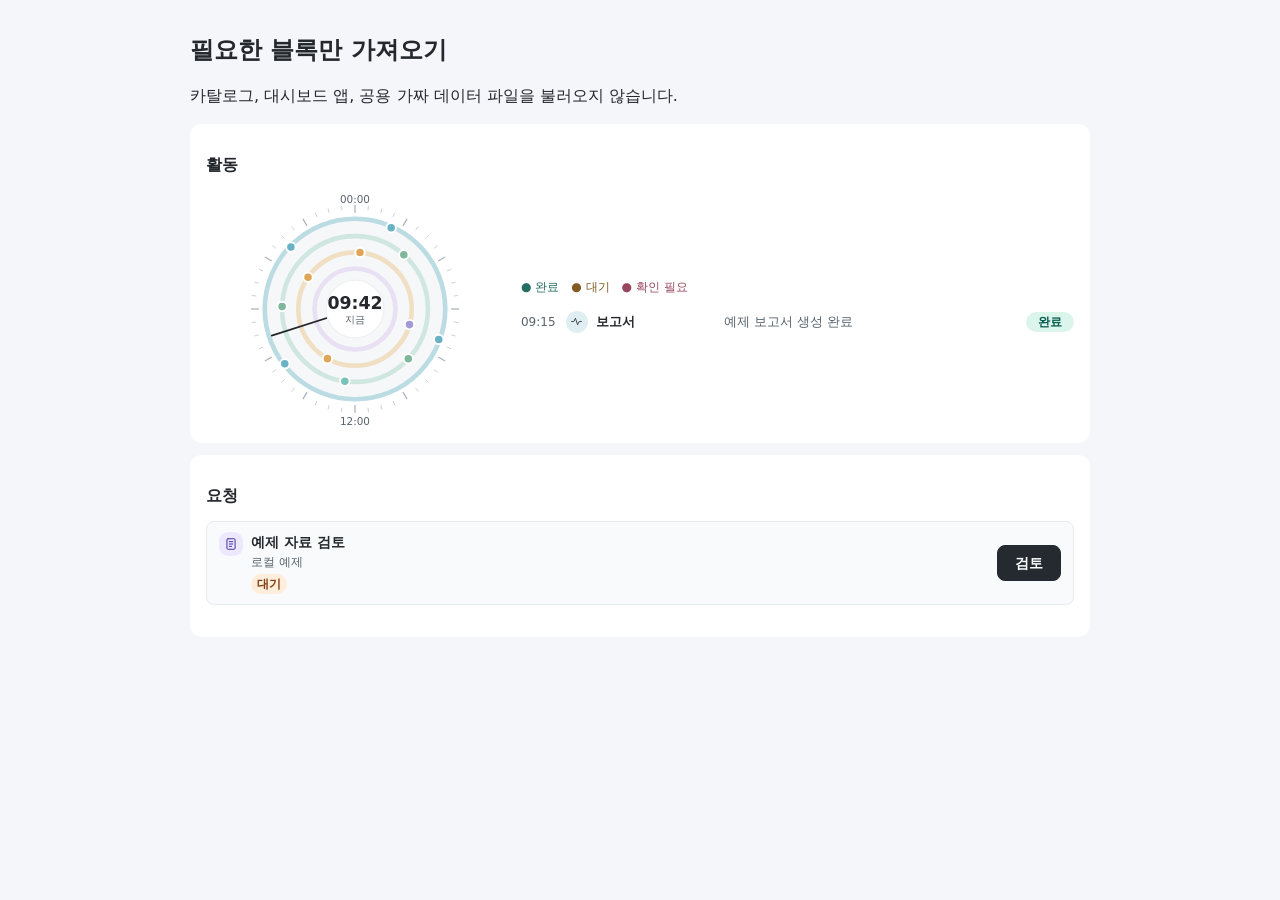
<file: examples/blocks-starter.html>
<!doctype html>
<html lang="ko">
<meta charset="utf-8">
<meta name="viewport" content="width=device-width,initial-scale=1">
<title>Admin UI Kit · 독립 블록 예제</title>
<link rel="stylesheet" href="../src/tokens.css">
<link rel="stylesheet" href="../src/components.css">
<link rel="stylesheet" href="../src/reference-blocks.css">
<style>
 body{margin:0;background:var(--ak-bg)}
 main{width:min(100% - 32px,900px);margin:32px auto}
 h1{font-size:24px} h2{font-size:16px}
 section{margin-top:12px}
</style>
<main class="ak rb-page">
 <h1>필요한 블록만 가져오기</h1>
 <p>카탈로그, 대시보드 앱, 공용 가짜 데이터 파일을 불러오지 않습니다.</p>
 <section class="rb-panel"><h2>활동</h2><div id="events"></div></section>
 <section class="rb-panel"><h2>요청</h2><div id="requests"></div><p id="status" role="status"></p></section>
</main>
<script src="../src/components.js"></script>
<script src="../src/reference-blocks.js"></script>
<script>
 document.querySelector('#events').innerHTML=AdminReference.activity({
   rows:[{time:'09:15',group:'보고서',name:'예제 보고서 생성 완료',status:'완료',tone:'good'}],
   emptyState:AdminKit.empty({title:'활동 없음'})
 });
 const requests=document.querySelector('#requests');
 requests.innerHTML=AdminReference.requestList({
   rows:[{id:'demo-1',name:'예제 자료 검토',detail:'로컬 예제',status:'대기',tone:'warn'}]
 });
 requests.addEventListener('click',event=>{
   const action=event.target.closest('button')?.dataset.akAction;
   if(action==='review:demo-1')document.querySelector('#status').textContent='호스트에서 검토 이벤트를 받았습니다. 실제 저장은 하지 않습니다.';
 });
</script>
</html>
</file>
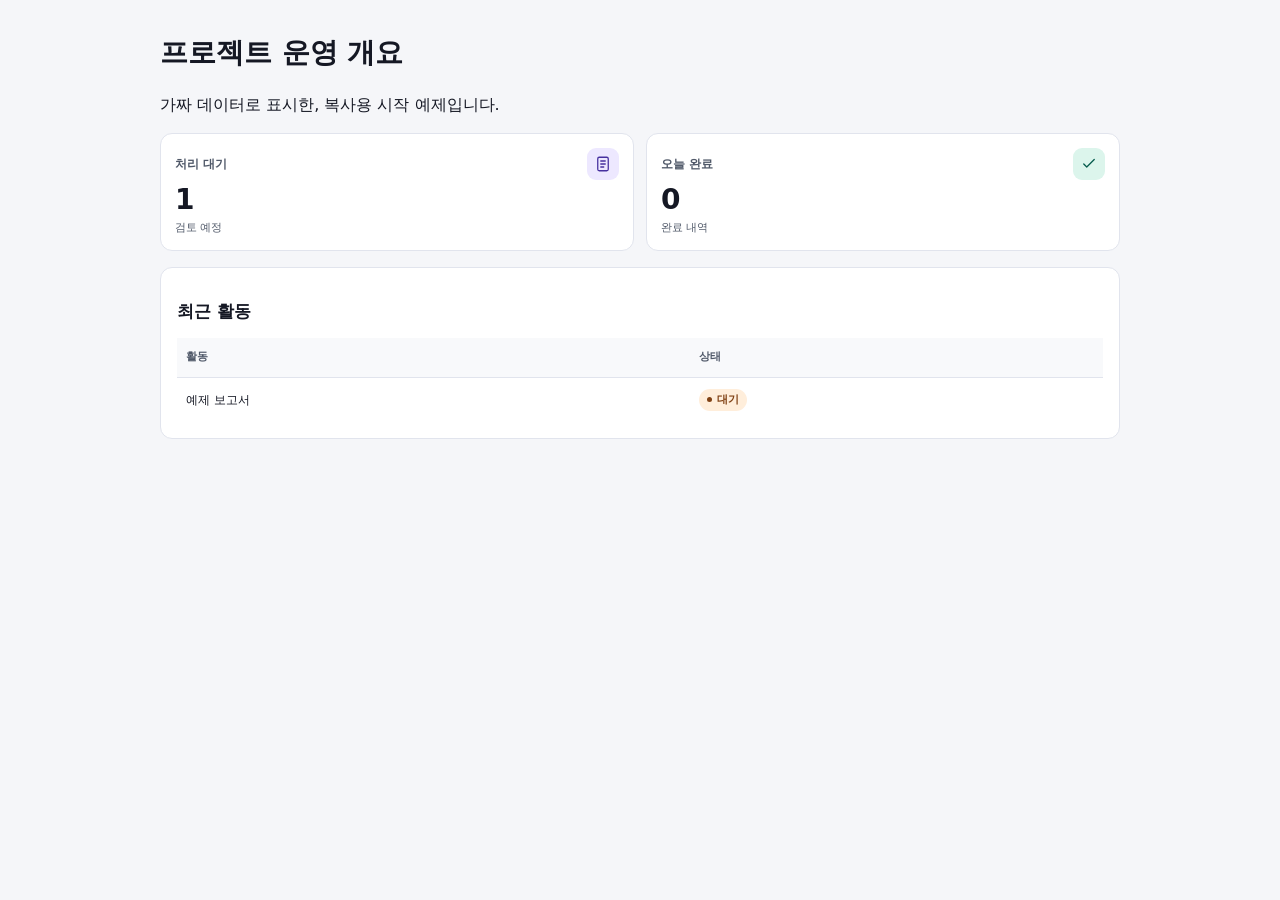
<file: examples/starter.html>
<!doctype html>
<html lang="ko">
<meta charset="utf-8">
<meta name="viewport" content="width=device-width,initial-scale=1">
<title>Admin UI Kit · 프로젝트 시작 예제</title>
<link rel="stylesheet" href="../src/tokens.css">
<link rel="stylesheet" href="../src/components.css">
<style>
  body{margin:0;background:var(--ak-bg)}
  main{width:min(100% - 32px,960px);margin:32px auto}
  h1{font-size:28px} h2{font-size:17px}
  #stats{display:grid;grid-template-columns:repeat(auto-fit,minmax(min(100%,175px),1fr));gap:12px}
  section{margin-top:16px;padding:16px}
</style>
<body>
<main class="ak">
  <h1>프로젝트 운영 개요</h1>
  <p>가짜 데이터로 표시한, 복사용 시작 예제입니다.</p>
  <div id="stats" aria-label="요약"></div>
  <section class="ak-card"><h2>최근 활동</h2><div id="events"></div></section>
</main>
<script src="../src/components.js"></script>
<script>
  const {stat,table}=AdminKit;
  document.getElementById('stats').innerHTML=[
    {label:'처리 대기',value:1,detail:'검토 예정',symbol:'queue'},
    {label:'오늘 완료',value:0,detail:'완료 내역',symbol:'check',tone:'good'}
  ].map(stat).join('');
  document.getElementById('events').innerHTML=table({
    columns:[{key:'name',label:'활동'},{key:'status',label:'상태',kind:'badge'}],
    rows:[{name:'예제 보고서',status:'대기',tone:'warn'}]
  });
</script>
</body>
</html>
</file>
<file: src/tokens.css>
/* Adopt these tokens on a wrapper to avoid touching host-app defaults. */
:where(.ak, :root) {
  --ak-bg:#f5f6f9; --ak-surface:#fff; --ak-text:#151824; --ak-muted:#505969;
  --ak-border:#e1e4ed; --ak-primary:#4934af; --ak-accent:#ede8ff; --ak-accent-text:#47319f;
  --ak-good:#075c4d; --ak-good-bg:#dcf5ec; --ak-warn:#804114; --ak-warn-bg:#ffeedb;
  --ak-bad:#a1293a; --ak-bad-bg:#fae4e8; --ak-focus:#6343cf;
  --ak-s1:4px; --ak-s2:8px; --ak-s3:12px; --ak-s4:16px; --ak-s6:24px; --ak-s8:32px;
  --ak-radius:12px; --ak-shell:190px; --ak-content:1200px;
  --ak-font:system-ui,-apple-system,"Segoe UI","Malgun Gothic",sans-serif;
}
</file>
<file: src/components.css>
/* Portable component styles. Include after tokens.css and wrap content with .ak. */
.ak {font-family:var(--ak-font);color:var(--ak-text);line-height:1.5}
.ak * {box-sizing:border-box}
.ak :is(a,button,input,select,summary,[tabindex]):focus-visible {outline:2px solid var(--ak-focus);outline-offset:3px}
.ak .sr-only {position:absolute;width:1px;height:1px;margin:-1px;overflow:hidden;clip-path:inset(50%);white-space:nowrap}
.ak-icon {width:18px;height:18px;flex:none;vertical-align:middle}
.ak-card {background:var(--ak-surface);border:1px solid var(--ak-border);border-radius:var(--ak-radius);min-width:0}
.ak-button {display:inline-flex;align-items:center;justify-content:center;gap:8px;min-height:38px;padding:6px 12px;border:1px solid var(--ak-border);border-radius:8px;background:#fff;color:var(--ak-text);font:inherit;font-size:13px;font-weight:700;text-decoration:none;cursor:pointer;white-space:nowrap}
.ak-button:hover:not(:disabled) {background:#f4f1ff;border-color:#c6bbe9}
.ak-button:disabled {cursor:not-allowed;opacity:.55}
.ak-button--primary {background:var(--ak-primary);border-color:var(--ak-primary);color:#fff}
.ak-button--primary:hover:not(:disabled) {background:#382688;color:#fff}
.ak-badge {display:inline-flex;align-items:center;gap:5px;padding:3px 8px;border-radius:999px;white-space:nowrap;font-size:11px;font-weight:750;background:#eef1f5;color:#424c5c}
.ak-badge>span {width:5px;height:5px;background:currentColor;border-radius:50%}
.ak-badge--good,.ak-glyph--good {background:var(--ak-good-bg);color:var(--ak-good)}
.ak-badge--warn,.ak-glyph--warn {background:var(--ak-warn-bg);color:var(--ak-warn)}
.ak-badge--bad,.ak-glyph--bad {background:var(--ak-bad-bg);color:var(--ak-bad)}
.ak-badge--accent,.ak-glyph--accent {background:var(--ak-accent);color:var(--ak-accent-text)}
.ak-glyph {display:inline-grid;place-items:center;width:32px;height:32px;flex:none;border-radius:9px}
.ak-stat {display:flex;flex-direction:column;padding:14px;min-height:114px}
.ak-stat-head {display:flex;justify-content:space-between;gap:8px;align-items:center;color:var(--ak-muted);font-size:12px;font-weight:700}
.ak-stat strong {font-size:28px;letter-spacing:-.06em;line-height:1.15;margin-top:4px;font-variant-numeric:tabular-nums}
.ak-stat small,.ak-connection small {color:var(--ak-muted);font-size:11px;margin-top:4px;display:block}
.ak-empty {display:grid;justify-items:center;align-content:center;gap:6px;text-align:center;min-height:164px;padding:16px}
.ak-empty strong {font-size:14px}
.ak-empty p {font-size:12px;color:var(--ak-muted);margin:0}
.ak-skeleton {display:grid;gap:12px;padding:12px 0}
.ak-skeleton>span:not(.sr-only) {height:11px;border-radius:6px;background:linear-gradient(100deg,#eceef5 10%,#f8f8fc 45%,#eceef5 80%);background-size:220% 100%;animation:ak-shimmer 1.8s infinite}
.ak-skeleton>span:nth-child(even) {width:84%}
@keyframes ak-shimmer {to{background-position:-220% 0}}
@media(prefers-reduced-motion:reduce){.ak-skeleton>span:not(.sr-only){animation:none}}
.ak-table-scroll {max-width:100%;overflow:auto}
.ak-table {width:100%;border-collapse:collapse;text-align:left;font-size:12px}
.ak-table :is(th,td) {white-space:nowrap;padding:11px 9px;border-bottom:1px solid var(--ak-border)}
.ak-table th {font-size:11px;color:var(--ak-muted);background:#f8f9fb}
.ak-table tr:last-child td {border-bottom:0}
.ak-connection {display:flex;gap:12px;align-items:center;background:#fffdf8;border:1px solid #e2cca9;border-radius:10px;padding:10px 12px;font-size:13px}
.ak-connection.is-good {background:#f4fcf9;border-color:#bcdfd3}
.ak-connection div {flex:1;min-width:0}
.ak-queue {list-style:none;padding:0;margin:0}
.ak-queue li {display:flex;align-items:center;justify-content:space-between;gap:9px;padding:11px 0;border-top:1px solid var(--ak-border)}
.ak-queue li:first-child{border-top:0}
.ak-queue li>div:first-child{display:grid;gap:2px}
.ak-queue li>div:first-child>span,.ak-queue small {color:var(--ak-muted);font-size:11px}
.ak-queue strong {font-size:12px}
.ak-queue li>div:last-child{display:grid;justify-items:end;gap:4px}
.ak-side{display:flex;flex-direction:column;gap:8px;padding:14px 10px;background:#fbfbfe;border-right:1px solid var(--ak-border);border-radius:var(--ak-radius) 0 0 var(--ak-radius);min-width:0}
.ak-side nav{display:grid;gap:4px}
.ak-side-brand,.ak-side a{display:flex;align-items:center;gap:8px;padding:8px;font-weight:750;font-size:12px;border-radius:8px;text-decoration:none;color:var(--ak-text)}
.ak-side-brand{color:var(--ak-primary)}
.ak-side a[aria-current]{background:#1b1a29;color:#fff}
.ak-side a:hover:not([aria-current]){background:#eeeaf8}
.ak-side>small{margin:auto 8px 0;padding-top:12px;color:var(--ak-muted)}
.ak-page-head{display:flex;justify-content:space-between;align-items:flex-start;gap:10px;width:100%}
.ak-page-head h2{font-size:clamp(18px,3vw,25px);letter-spacing:-.04em;margin:2px 0}
.ak-page-head :is(small,p){color:var(--ak-muted);font-size:12px;margin:0}
.ak-page-ops{display:flex;gap:6px;align-items:center;flex-wrap:wrap;justify-content:flex-end}
.ak-control{min-height:38px;padding:6px 9px;background:#fff;color:var(--ak-text);border:1px solid var(--ak-border);border-radius:8px;font:inherit;font-size:13px;max-width:100%}
.ak-search{position:relative;display:flex;align-items:center;min-width:110px;flex:1}
.ak-search .ak-icon{position:absolute;left:9px;width:14px;color:var(--ak-muted);pointer-events:none}
.ak-search input{width:100%;padding-left:30px}
.ak-timeline,.ak-upcoming{padding:0;margin:0;list-style:none;width:100%}
.ak-timeline li,.ak-upcoming li{padding:8px 0;display:flex;align-items:center;gap:8px;border-bottom:1px solid var(--ak-border)}
.ak-timeline li:last-child,.ak-upcoming li:last-child{border-bottom:none}
.ak-timeline strong,.ak-upcoming strong{font-size:13px}
.ak-timeline small,.ak-upcoming small{display:block;color:var(--ak-muted);font-size:11px}
.ak-timeline-dot{width:8px;height:8px;flex:none;background:var(--ak-primary);border-radius:50%}
.ak-row-meta{margin-left:auto;color:var(--ak-muted);font-size:11px;white-space:nowrap}
.ak-progress,.ak-chart{width:100%;margin:0;font-size:12px}
.ak-progress>div{display:flex;justify-content:space-between;gap:6px}
.ak-progress progress{width:100%;height:12px;accent-color:var(--ak-primary)}
.ak-progress small,.ak-chart p{color:var(--ak-muted);font-size:11px;margin:4px 0 0}
.ak-chart figcaption{font-weight:740}
.ak-chart-bars{display:flex;height:44px;align-items:end;gap:4px;border-bottom:1px solid var(--ak-border)}
.ak-chart-bars i{flex:1;height:var(--bar-height);min-width:0;border-radius:3px 3px 0 0;background:#8b75d4}
.ak-button--danger{background:#a1293a;border-color:#a1293a;color:#fff}
.ak-button--danger:hover:not(:disabled){background:#85202f;color:#fff}
.ak-field{display:grid;gap:4px;max-width:100%;font-size:12px;font-weight:740}
.ak-field--inline{display:flex;align-items:center;gap:7px}
.ak-field-error{color:var(--ak-bad)}
.ak-field input[aria-invalid=true]{border-color:var(--ak-bad)}
.ak-check,.ak-page-nav,.ak-link-tabs{display:flex;align-items:center;gap:8px;font-size:13px;flex-wrap:wrap}
.ak-check input{accent-color:var(--ak-primary);min-height:0}
.ak-link-tabs a{padding:7px 9px;text-decoration:none;color:var(--ak-muted);border-bottom:2px solid transparent}
.ak-link-tabs a[aria-current]{color:var(--ak-primary);border-color:var(--ak-primary);font-weight:750}
.ak-notice{width:100%;display:flex;gap:9px;padding:10px;border-radius:8px;background:var(--ak-warn-bg);color:var(--ak-warn);font-size:12px}
.ak-notice p{margin:3px 0 0}
.ak-notice--accent{background:var(--ak-accent);color:var(--ak-accent-text)}
.ak-notice--good{background:var(--ak-good-bg);color:var(--ak-good)}
.ak-notice--bad{background:var(--ak-bad-bg);color:var(--ak-bad)}
.ak-dialog{max-width:min(430px,calc(100% - 32px));font:inherit;color:var(--ak-text);border:1px solid var(--ak-border);border-radius:var(--ak-radius);padding:18px}
.ak-dialog::backdrop{background:#15182475}
.ak-dialog>div{display:flex;justify-content:end;gap:8px;flex-wrap:wrap;margin-top:14px}
</file>
<file: src/reference-blocks.css>
/* Scoped visual treatment for the reel-inspired operating screens. */
main.wide-preview{--ak-content:1340px;padding-block:14px 26px}
.rb-page{--rb-ink:#202226;--rb-muted:#555d65;--rb-surface:#fff;--rb-line:#e8ebed;--rb-canvas:#eff1f2;--rb-rail:64px;--rb-gap:9px;--ak-text:var(--rb-ink);--ak-muted:var(--rb-muted);--ak-border:var(--rb-line);--ak-primary:#22252a;--ak-focus:#375b91}
.rb-toolbar,.rb-toolbar>div,.rb-head,.rb-actions{display:flex;align-items:center;gap:9px}
.rb-toolbar{justify-content:space-between;flex-wrap:wrap;margin-bottom:10px}
.rb-context{color:var(--rb-muted);font-size:11px;font-weight:760}
.rb-toolbar .ak-link-tabs{gap:4px}
.rb-toolbar .ak-link-tabs a{padding:5px 8px;font-size:12px}
.rb-toolbar .ak-control{min-height:30px;padding:3px 7px;font-size:12px}
.rb-shell{display:grid;grid-template-columns:var(--rb-rail) minmax(0,1fr);border:1px solid #e0e4e6;border-radius:15px;background:var(--rb-canvas);overflow:hidden;box-shadow:0 7px 20px #2433410c}
.rb-rail{display:flex;align-items:center;flex-direction:column;gap:13px;padding:13px 4px;background:#fff;border-right:1px solid #e8ebed}
.rb-rail>div{display:grid;gap:10px;width:100%}
.rb-rail a{text-decoration:none;color:var(--rb-muted)}
.rb-rail>div a{display:grid;text-align:center;justify-items:center;gap:3px}
.rb-rail>div a>span{display:grid;place-items:center;width:31px;height:24px;border-radius:12px}
.rb-rail>div a:hover>span{background:#e9edf0}
.rb-rail>div a[aria-current]>span,.rb-rail .rb-logo{background:#23252b;color:#fff}
.rb-rail>div a[aria-current]>small{font-weight:800;color:#24262d}
.rb-rail .ak-icon{width:14px;height:14px}
.rb-logo{display:grid;place-items:center;width:29px;height:29px;border-radius:9px}
.rb-rail small{font-size:10px}
.rb-rail-end{margin-top:auto;display:grid;place-items:center;border-radius:50%;width:25px;height:25px;background:#dcece8;color:#275d54;font-size:10px;font-weight:800}
.rb-body{padding:12px;display:grid;gap:var(--rb-gap);min-width:0;align-content:start}
.rb-head{justify-content:space-between;align-items:flex-start;min-width:0;gap:12px;padding:2px 1px}
.rb-head h1{font-size:clamp(20px,2vw,26px);letter-spacing:-.055em;margin:0;color:var(--rb-ink)}
.rb-head p{font-size:11px;color:var(--rb-muted);margin-top:4px}
.rb-head p>span{color:#536870}
.rb-actions{flex-wrap:wrap;justify-content:flex-end}
.rb-actions .ak-search input{min-height:31px;font-size:11px;min-width:130px;width:min(20vw,240px)}
.rb-head-action{min-height:31px;background:#25272d;color:#fff;border-color:#25272d;padding:3px 10px;font-size:11px}
.rb-head-action:hover:not(:disabled){background:#3a3e46;color:#fff}
.rb-head-action .ak-icon{width:13px;height:13px}
.rb-metrics,.rb-middle,.rb-bottom,.rb-stack{display:grid;gap:var(--rb-gap);min-width:0}
.rb-metrics{grid-template-columns:repeat(4,minmax(0,1fr))}
.rb-middle{grid-template-columns:minmax(0,2.15fr) minmax(0,1fr)}
.rb-bottom{grid-template-columns:repeat(3,minmax(0,1fr))}
.rb-metric,.rb-panel{background:var(--rb-surface);border:1px solid #f7f8f8;border-radius:12px;min-width:0;padding:11px}
.rb-metric{min-height:88px;padding:9px 10px}
.rb-metric-top,.rb-metric-value,.rb-section-head{display:flex;align-items:center;gap:7px}
.rb-metric-top{font-size:11px;font-weight:720;color:#424950}
.rb-metric .ak-glyph{width:21px;height:21px;border-radius:5px}
.rb-metric .ak-icon{width:12px;height:12px}
.rb-metric-value{justify-content:space-between;align-items:flex-end;margin-top:3px}
.rb-metric-value strong,.rb-impact>strong{display:block;font-size:23px;line-height:1.07;letter-spacing:-.045em;font-variant-numeric:tabular-nums}
.rb-metric-value small,.rb-impact>small{display:block;color:var(--rb-muted);font-size:10px;margin-top:3px}
.rb-spark{width:min(49%,92px);height:29px;display:flex;gap:3px;align-items:flex-end}
.rb-spark i{flex:1;min-width:0;height:calc(var(--n)*2px);background:#31343a;border-radius:2px}
.rb-spark--0 i:nth-child(3n){background:#dda74a}
.rb-spark--1{display:grid;height:22px;gap:2px}
.rb-spark--1 i{width:calc(var(--n)*9%);height:3px;background:#d5a046}
.rb-spark--2{align-items:center;gap:2px}
.rb-spark--2 i{height:5px;background:#db8992}
.rb-spark--2 i:nth-child(2){background:#e6ad57}.rb-spark--2 i:nth-child(3){background:#b0a5cc}
.rb-spark--3 i{background:#9dcbc4}
.rb-section-head{justify-content:space-between;align-items:flex-start;margin-bottom:7px}
.rb-section-head h3{font-size:14px;line-height:1.2;margin:0}
.rb-section-head p{font-size:10px;color:var(--rb-muted);margin:3px 0 0}
.rb-section-head>small{font-size:10px;font-weight:700;background:#f0f2f3;padding:3px 6px;border-radius:6px;white-space:nowrap}
.rb-view-tools{display:flex;justify-content:flex-end}
.rb-view-tools label{font-size:10px;color:var(--rb-muted)}
.rb-view-tools .ak-control{min-height:25px;font-size:10px;padding:2px 5px}
.rb-activity{display:grid;grid-template-columns:minmax(116px,1fr) minmax(0,1.75fr);gap:11px;align-items:center;min-height:185px}
.rb-orbit{margin:0;display:grid;place-items:center}
.rb-orbit svg{width:100%;max-width:200px;height:auto}
.rb-legend{display:flex;gap:8px;flex-wrap:wrap;font-size:9px;color:var(--rb-muted);margin-bottom:2px}
.rb-legend span:first-child{color:#246d62}.rb-legend span:nth-child(2){color:#825b23}.rb-legend span:nth-child(3){color:#96475d}
.rb-event-list ul{padding:0;margin:0;list-style:none}
.rb-event-list li{display:grid;grid-template-columns:32px 9px minmax(0,1fr) auto;align-items:center;gap:5px;line-height:1.35;padding:7px 0;border-bottom:1px solid #f0f2f3;font-size:11px}
.rb-event-list li:last-child{border-bottom:0}
.rb-event-list time{color:var(--rb-muted);font-size:10px}
.rb-event-list i{width:8px;height:8px;border-radius:100%;background:var(--event)}
.rb-page .ak-badge{font-size:9px;padding:2px 6px}
.rb-panel .ak-queue li{padding:7px 7px;border:1px solid #edf0f0;border-radius:8px;background:#fcfcfc;margin-bottom:5px}
.rb-panel .ak-queue li>div:first-child{gap:0}
.rb-panel .ak-queue li>div:last-child{gap:3px}
.rb-panel .ak-queue strong{font-size:11px}
.rb-panel .ak-queue small,.rb-panel .ak-queue li>div:first-child>span{font-size:9px}
.rb-panel .ak-queue .ak-button{min-height:23px;padding:2px 6px;font-size:10px}
.rb-targets>div,.rb-thresholds>div{display:grid;align-items:center;gap:5px;font-size:10px;padding:6px 0;border-bottom:1px solid #f1f3f3}
.rb-targets>div{grid-template-columns:56px minmax(0,1fr) 29px}
.rb-targets small{color:var(--rb-muted);text-align:right}
.rb-track{position:relative;height:13px;border-radius:2px;background:linear-gradient(90deg,#f6f6f7 0 39%,#dfeee8 39% 61%,#f6f6f7 61%);border:1px solid #eef0f2}
.rb-track:after{content:'';position:absolute;left:50%;top:0;bottom:0;border-left:1px dashed #a7b8ac}
.rb-track i{position:absolute;left:var(--pos);top:50%;transform:translate(-50%,-50%);width:8px;height:8px;border:1px solid #fff;border-radius:50%;background:var(--dot);z-index:1}
.rb-thresholds>div{grid-template-columns:1fr auto}
.rb-thresholds progress{grid-column:1/-1;width:100%;height:5px;appearance:none}
.rb-thresholds progress::-webkit-progress-bar{background:#edf0f1;border-radius:5px}
.rb-thresholds progress::-webkit-progress-value{background:var(--meter);border-radius:5px}
.rb-thresholds progress::-moz-progress-bar{background:var(--meter);border-radius:5px}
.rb-impact svg{display:block;width:100%;height:72px;margin-top:7px}
.rb-impact>div{display:grid;grid-template-columns:repeat(4,1fr);text-align:center;font-size:9px;color:var(--rb-muted)}
.rb-art-loading{min-height:134px}
.rb-approval-main{display:grid;grid-template-rows:auto 1fr auto;min-height:410px}
.rb-approval-main .ak-empty{min-height:220px}
.rb-approval-summary{display:grid;grid-template-columns:repeat(3,minmax(0,1fr));gap:7px;margin-top:10px}
.rb-approval-summary span{background:#f4f6f7;border-radius:8px;padding:8px;font-size:10px;color:var(--rb-muted)}
.rb-approval-summary strong{display:block;color:var(--rb-ink);font-size:15px}
.rb-stack{align-content:start}
.rb-connection{position:sticky;bottom:8px;margin-inline:auto;width:min(100%,860px);z-index:2}
.rb-connection:empty{display:none}
.rb-connection .ak-connection{box-shadow:0 4px 16px #303b4726}
@media(max-width:920px){.rb-middle{grid-template-columns:minmax(0,1.65fr) minmax(0,1fr)}.rb-activity{grid-template-columns:minmax(88px,1fr) minmax(0,1.85fr)}}
@media(max-width:710px){.rb-page{--rb-rail:49px}.rb-metrics,.rb-bottom{grid-template-columns:repeat(2,minmax(0,1fr))}.rb-middle{grid-template-columns:1fr}.rb-head,.rb-toolbar>div{flex-wrap:wrap}.rb-actions{justify-content:flex-start}.rb-actions .ak-search input{width:min(36vw,220px)}.rb-approval-main{min-height:320px}}
@media(max-width:430px){.rb-shell{grid-template-columns:1fr}.rb-rail{flex-direction:row;padding:6px;gap:6px;border-right:0;border-bottom:1px solid #e8ebed}.rb-rail>div{display:flex;gap:6px}.rb-rail>div a{min-width:34px}.rb-rail-end{display:none}.rb-body{padding:8px}.rb-bottom{grid-template-columns:1fr}.rb-activity{grid-template-columns:1fr}.rb-orbit svg{max-width:122px}.rb-metric-value strong{font-size:20px}.rb-legend{margin-top:3px}.rb-toolbar{gap:4px}.rb-context{display:none}}
.rb-approval-main:has(.rb-empty-action){grid-template-rows:auto 1fr auto auto}
.rb-empty-action{text-align:center}

/* v0.4 desktop rhythm; shared Base controls/catalog are intentionally unchanged. */
.rb-page{--rb-ink:#24282d;--rb-muted:#58636d;--rb-line:#e7ecef;--rb-canvas:#f2f4f5;--rb-rail:64px;--rb-gap:12px;--ak-primary:#252a30}
.rb-shell{padding:10px 16px 10px 12px;column-gap:22px;border-radius:18px;background:linear-gradient(#f2f4f5,#e9edef)}
.rb-rail{align-self:stretch;border:1px solid var(--rb-line);border-radius:14px;padding:11px 4px;gap:12px}
.rb-rail>div{gap:6px}
.rb-rail>div a{min-height:42px;align-content:center}
.rb-rail small{font-size:12px;line-height:16px}
.rb-body{padding:0;gap:12px}
.rb-head{align-items:center;padding:0;min-height:57px}
.rb-head h1{font-size:24px;line-height:32px;letter-spacing:-.04em}
.rb-head p,.rb-context{font-size:12px;line-height:16px}
.rb-actions{gap:8px}
.rb-actions .ak-search input,.rb-head .rb-head-action{min-height:36px;font-size:14px;border-radius:8px}
.rb-metric,.rb-panel{padding:16px;border:0;border-radius:12px}
.rb-metric{min-height:118px;display:grid;grid-template-rows:auto 1fr}
.rb-metric-top{font-size:13px;line-height:18px;min-height:24px}
.rb-metric-value{gap:8px;margin-top:10px;position:relative}
.rb-metric-value>div:first-child{min-width:0}
.rb-metric-value strong,.rb-impact>strong{font-size:28px;line-height:36px}
.rb-metric-value small,.rb-impact>small{font-size:12px;line-height:16px;margin-top:2px}
.rb-spark{flex:none;width:clamp(28px,32%,96px);align-self:end;margin-bottom:3px}
.rb-middle{grid-template-columns:minmax(0,2fr) minmax(0,1fr)}
.rb-section-head{gap:8px;margin-bottom:12px}
.rb-section-head h3{font-size:16px;line-height:22px}
.rb-section-head p{font-size:12px;line-height:16px;margin-top:4px}
.rb-section-tools{display:flex;align-items:center;justify-content:flex-end;gap:8px;flex-wrap:wrap}
.rb-section-tools:empty{display:none}
.rb-section-tools>small{font-size:12px;line-height:16px;font-weight:650;background:#f0f2f3;padding:3px 8px;border-radius:8px;white-space:nowrap}
.rb-view-tools .ak-control{min-height:32px;font-size:12px}
.rb-activity{grid-template-columns:minmax(132px,1fr) minmax(0,1.85fr);gap:16px;min-height:225px}
.rb-orbit svg{max-width:236px}
.rb-legend{font-size:12px;gap:12px;margin-bottom:8px}
.rb-event-list li{grid-template-columns:37px 22px minmax(45px,.6fr) minmax(0,1.45fr) 53px;gap:8px;min-height:36px;font-size:13px}
.rb-event-list time,.rb-targets small,.rb-thresholds>div>span{font-size:12px;font-variant-numeric:tabular-nums}
.rb-event-icon{display:grid;place-items:center;width:22px;height:22px;border-radius:50%;background:color-mix(in srgb,var(--event) 22%,white);color:#363f47}
.rb-event-icon .ak-icon{width:13px;height:13px}
.rb-event-detail,.rb-event-list li strong,.rb-request-copy{overflow-wrap:anywhere;min-width:0}
.rb-event-detail{color:var(--rb-muted)}
.rb-page .ak-badge{font-size:12px;line-height:16px}
.rb-event-list .ak-badge{justify-self:end;min-width:48px;justify-content:center}
.rb-event-list .ak-badge>span,.rb-requests .ak-badge>span{display:none}
.rb-requests{list-style:none;padding:0;margin:0;display:grid;gap:10px}
.rb-requests>li{display:grid;grid-template-columns:24px minmax(0,1fr) 64px;gap:8px;align-items:start;min-height:74px;padding:10px 12px;border:1px solid var(--rb-line);border-radius:8px;background:#f8fafb}
.rb-requests .ak-glyph{width:24px;height:24px}
.rb-requests .ak-icon{width:14px;height:14px}
.rb-request-copy{display:grid;justify-items:start;gap:2px;font-size:14px;line-height:20px}
.rb-request-copy>small{font-size:12px;line-height:16px;color:var(--rb-muted)}
.rb-request-copy>.ak-badge{margin-top:2px}
.rb-requests .ak-button{align-self:center;width:100%;min-height:36px;padding:3px 6px;font-size:14px;border-radius:8px}
.rb-requests .ak-button:disabled{opacity:1;color:var(--rb-muted);background:#e9eef0;border-color:#e9eef0}
.rb-bottom>.rb-panel{min-height:230px}
.rb-targets>div,.rb-thresholds>div{font-size:13px;min-height:36px;gap:6px}
.rb-targets>div{grid-template-columns:minmax(65px,.75fr) minmax(45px,1.5fr) 38px}
.rb-impact svg{height:84px}
.rb-impact>div{font-size:12px}
.rb-connection{position:static;width:min(100%,860px)}
.rb-connection .ak-connection{border-radius:11px}
.rb-connection .ak-connection button{min-height:36px;font-size:14px;border-radius:8px}
@media(max-width:1100px){
 .rb-metrics{grid-template-columns:repeat(2,minmax(0,1fr))}
 .rb-middle{grid-template-columns:minmax(0,1fr)}
 .rb-activity{grid-template-columns:minmax(122px,.85fr) minmax(0,1.7fr)}
}
@media(max-width:860px){
 .rb-bottom{grid-template-columns:repeat(2,minmax(0,1fr))}
 .rb-head{flex-wrap:wrap}
 .rb-actions{justify-content:flex-start}
}
@media(max-width:760px){
 .rb-activity{grid-template-columns:minmax(0,1fr)}
 .rb-bottom{grid-template-columns:1fr}
 .rb-orbit svg{max-width:175px}
}
@media(max-width:640px){
 main.wrap.wide-preview{width:calc(100% - 20px)}
 .rb-shell{grid-template-columns:minmax(0,1fr);padding:8px;row-gap:12px}
 .rb-rail{flex-direction:row;min-height:48px;padding:4px 6px;gap:6px}
 .rb-rail>div{display:flex;justify-content:space-between;gap:2px}
 .rb-rail>div a{flex:1;min-width:0;min-height:44px}
 .rb-rail-end{display:none}
 .rb-body{padding:0}
 .rb-metric,.rb-panel{padding:12px}
 .rb-actions .ak-search input,.rb-head .rb-head-action,.rb-requests .ak-button,.rb-connection .ak-connection button{min-height:44px}
 .rb-actions .ak-search input{width:min(48vw,240px);min-width:0}
 .rb-event-list li{grid-template-columns:33px 18px minmax(0,1fr) 50px;gap:6px}
 .rb-event-icon{width:18px;height:18px}
 .rb-event-detail{grid-column:3;grid-row:2;padding-bottom:2px}
 .rb-event-list .ak-badge{grid-column:4;grid-row:1/3}
}
@media(max-width:500px){.rb-metrics{grid-template-columns:minmax(0,1fr)}}
/* The standalone blocks use the same assets without the catalogue's stylesheet. */
.rb-section-head>div:first-child{min-width:0}
.rb-section-tools{max-width:100%}
.rb-connection .ak-connection{flex-wrap:wrap}
@media(max-width:360px){.rb-event-list li{grid-template-columns:29px 16px minmax(0,1fr) 49px}}

/* Catalog uses the real renderers and styles; only the surrounding stage differs. */
.catalog-group{margin-top:24px}
.catalog-group>h2{font-size:19px;margin:0}
.catalog-group .catalog{margin-top:10px}
.demo-card[hidden],.catalog-group[hidden]{display:none}
.demo-wide{grid-column:1/-1}
.demo-card h3{font-size:17px;margin:0}
.demo-card h3 a{text-decoration:none}
.demo-card h3 a:hover{text-decoration:underline}
.catalog-variant{display:flex;align-items:center;gap:8px;font-size:13px;margin-top:10px}
.catalog-variant .ak-control{min-height:34px}
.rb-preview-stage{display:block;background:#eef1f3;padding:16px;border:1px solid #e7ecef}
.rb-preview-stage>.rb-rail{width:64px;min-height:256px;margin:auto}
.rb-preview-stage>.rb-head{flex-wrap:wrap}
.rb-preview-stage>.rb-head h3{font-size:24px;line-height:32px;letter-spacing:-.04em;color:var(--rb-ink)}
.rb-preview-stage>.rb-orbit{max-width:220px;margin:auto}
.rb-preview-panel{padding:20px;background:#fff}
.rb-preview-stage .rb-view-tools{justify-content:flex-start}
.rb-preview-stage>.rb-connection{width:100%}
.rb-preview-stage>.rb-rail>div{display:grid}
.rb-preview-stage>.rb-rail{flex-direction:column;gap:10px}
.rb-preview-stage>.rb-rail-end{display:grid}
.rb-preview-stage>.rb-metric{max-width:310px;margin:auto}
.rb-preview-stage>.rb-head .ak-search input{min-width:0;width:min(48vw,225px)}
@media(max-width:640px){.rb-preview-stage{padding:9px}.rb-preview-stage>.rb-head h3{font-size:20px}}
</file>
